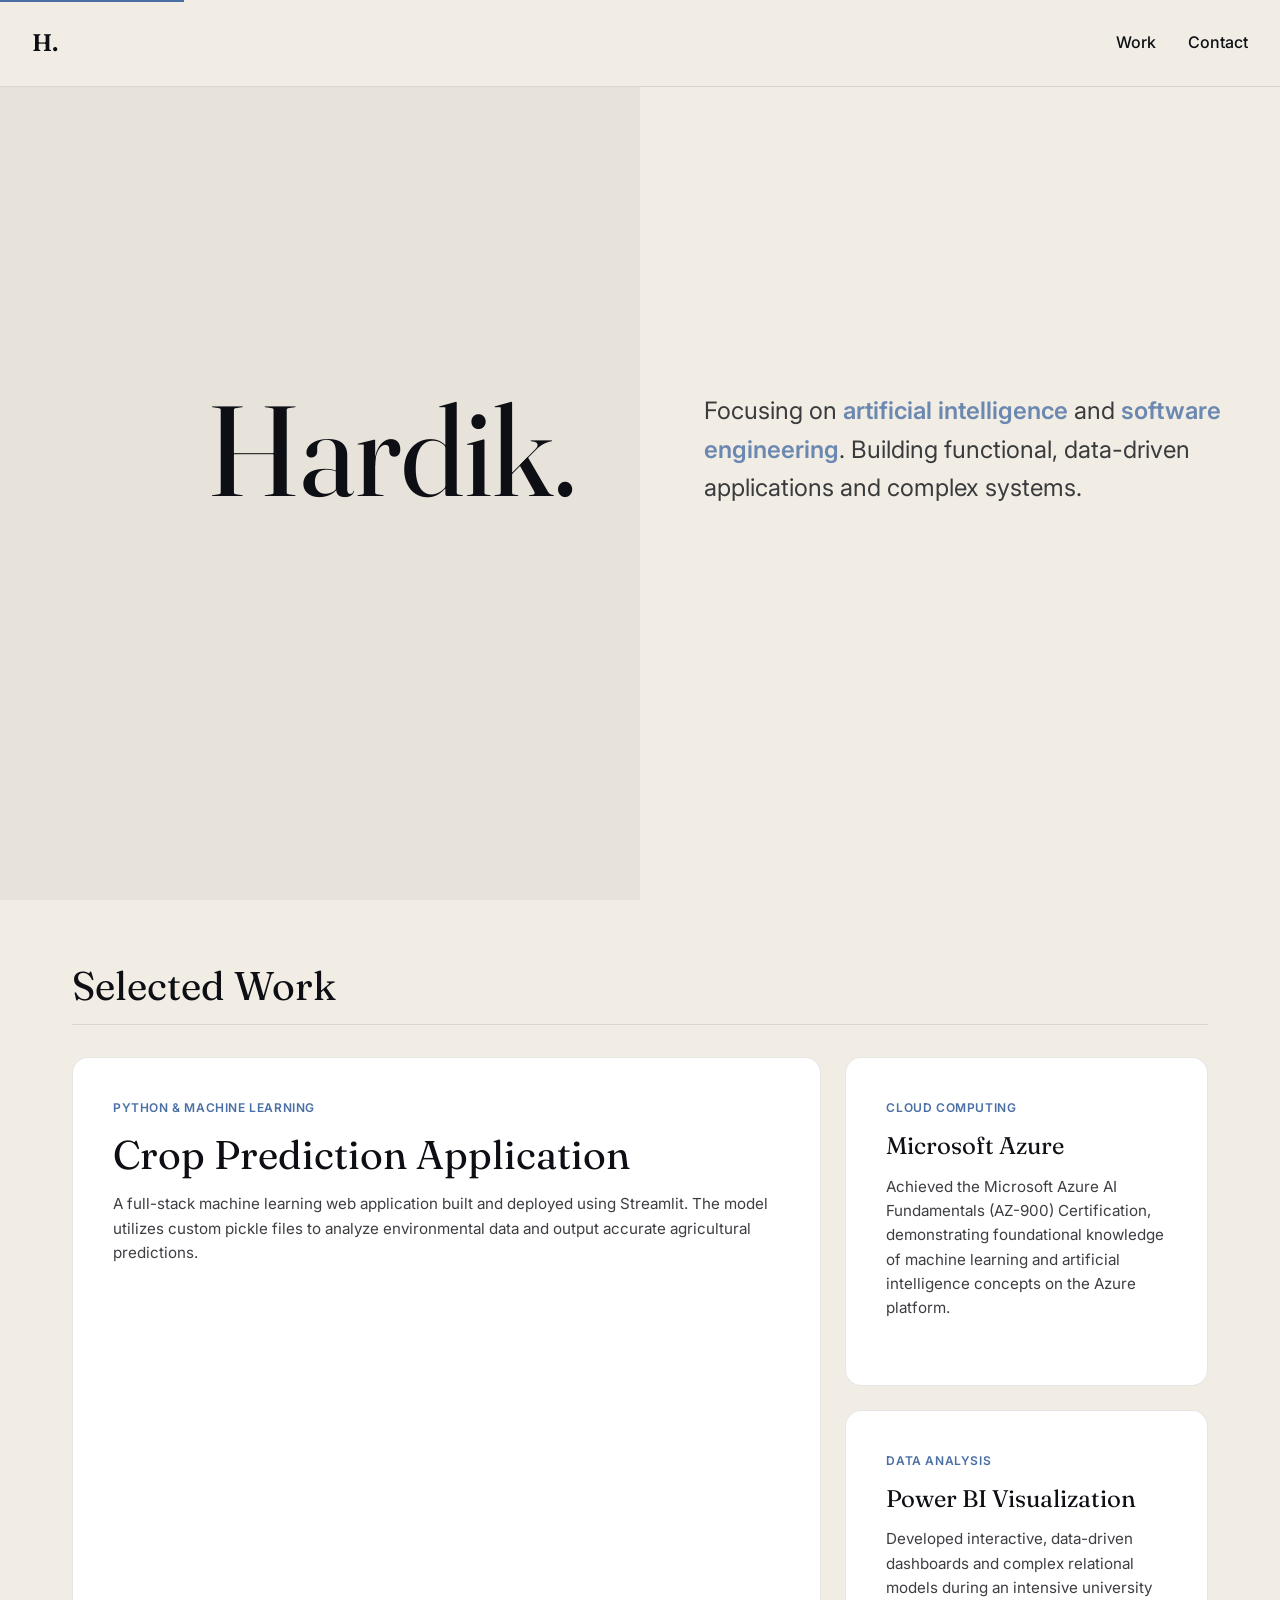
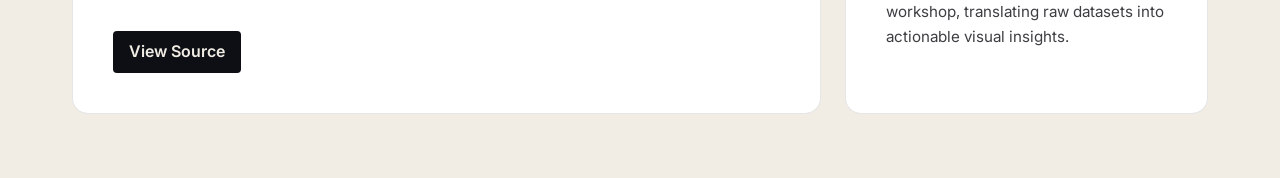
<file: index.html>
<!DOCTYPE html>
<html lang="en">
<head>
  <meta charset="UTF-8">
  <meta name="viewport" content="width=device-width, initial-scale=1.0">
  
  <title>Hardik | AI & Software Engineering</title>
  <meta name="description" content="Personal portfolio showcasing technical projects, software development, and AI certifications.">
  
  <link rel="preconnect" href="https://fonts.googleapis.com">
  <link rel="preconnect" href="https://fonts.gstatic.com" crossorigin>
  <link href="https://fonts.googleapis.com/css2?family=Fraunces:opsz,wght@9..144,300;400;600&family=Inter:wght@400;500;600&display=swap" rel="stylesheet">
  
  <link rel="stylesheet" href="styles.css">
</head>
<body>

  <a href="#main-content" class="skip-link">Skip to main content</a>

  <header class="site-header" role="banner">
    <div class="logo" aria-label="Home">
      <a href="index.html">H.</a>
    </div>
    <nav aria-label="Main Navigation">
      <ul class="nav-links">
        <li><a href="index.html" aria-current="page">Work</a></li>
        <li><a href="contact.html">Contact</a></li>
      </ul>
    </nav>
  </header>

  <main id="main-content" role="main">
    
    <section class="hero" aria-label="Introduction">
      <div class="hero-left" aria-hidden="true">
        <h1 class="name-treatment">Hardik.</h1>
      </div>
      <div class="hero-right">
        <h1 class="visually-hidden">Hardik - AI and Computer Science Engineer</h1>
        <p class="intro-text">
          Focusing on <strong>artificial intelligence</strong> and <strong>software engineering</strong>. Building functional, data-driven applications and complex systems.
        </p>
      </div>
    </section>

    <section class="projects-section" aria-label="Selected Projects">
      <h2 class="section-title">Selected Work</h2>
      
      <div class="bento-grid">
        
        <article class="bento-card feature-card">
          <div class="card-content">
            <span class="tech-tag">Python & Machine Learning</span>
            <h3>Crop Prediction Application</h3>
            <p>A full-stack machine learning web application built and deployed using Streamlit. The model utilizes custom pickle files to analyze environmental data and output accurate agricultural predictions.</p>
          </div>
          <a href="https://github.com/hardikbehl9-lgtm" class="bento-link">View Source</a>
        </article>

        <article class="bento-card">
          <div class="card-content">
            <span class="tech-tag">Cloud Computing</span>
            <h3>Microsoft Azure</h3>
            <p>Achieved the Microsoft Azure AI Fundamentals (AZ-900) Certification, demonstrating foundational knowledge of machine learning and artificial intelligence concepts on the Azure platform.</p>
          </div>
        </article>

        <article class="bento-card">
          <div class="card-content">
            <span class="tech-tag">Data Analysis</span>
            <h3>Power BI Visualization</h3>
            <p>Developed interactive, data-driven dashboards and complex relational models during an intensive university workshop, translating raw datasets into actionable visual insights.</p>
          </div>
        </article>

      </div>
    </section>

  </main>

</body>
</html>
</file>
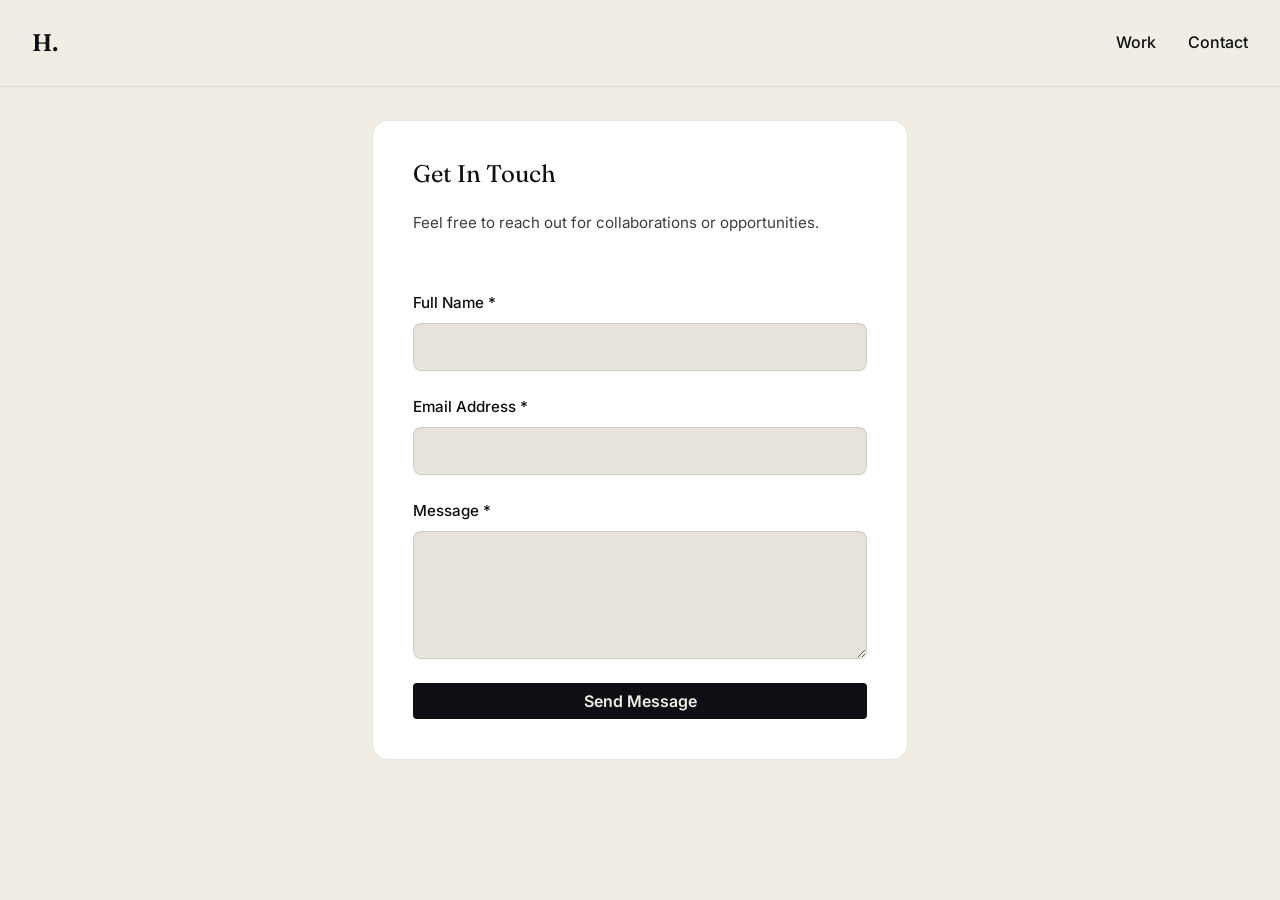
<file: contact.html>
<!DOCTYPE html>
<html lang="en">
<head>
  <meta charset="UTF-8">
  <meta name="viewport" content="width=device-width, initial-scale=1.0">
  <title>Contact | Hardik</title>
  <link href="https://fonts.googleapis.com/css2?family=Fraunces:opsz,wght@9..144,300;400;600&family=Inter:wght@400;500;600&display=swap" rel="stylesheet">
  <link rel="stylesheet" href="styles.css">
</head>
<body>

  <header class="site-header" role="banner">
    <div class="logo"><a href="index.html">H.</a></div>
    <nav aria-label="Main Navigation">
      <ul class="nav-links">
        <li><a href="index.html">Work</a></li>
        <li><a href="contact.html" aria-current="page">Contact</a></li>
      </ul>
    </nav>
  </header>

  <main id="main-content" style="padding-top: 120px; max-width: 600px; margin: 0 auto; padding-left: 2rem; padding-right: 2rem;">
    <section class="bento-card" aria-label="Contact Form">
      <h2 style="margin-bottom: 0.5rem;">Get In Touch</h2>
      <p style="opacity: 0.8; margin-bottom: 2rem;">Feel free to reach out for collaborations or opportunities.</p>
      
      <form class="contact-form">
        <div class="form-group">
          <label for="name">Full Name *</label>
          <input type="text" id="name" name="name" required>
        </div>
        
        <div class="form-group">
          <label for="email">Email Address *</label>
          <input type="email" id="email" name="email" required>
        </div>
        
        <div class="form-group">
          <label for="message">Message *</label>
          <textarea id="message" name="message" rows="5" required></textarea>
        </div>
        
        <button type="submit" class="bento-link" style="border: none; cursor: pointer; font-family: inherit; font-size: 1rem; width: 100%;">Send Message</button>
      </form>
    </section>
  </main>

</body>
</html>
</file>
<file: styles.css>
:root {
  /* Default Light Mode */
  --bg-color: #F2EDE4; 
  --text-color: #0D0F14; 
  --accent-color: #4A6FA5; 
  --secondary-bg: #E8E3DA;
  --card-bg: #FFFFFF;
  --border-color: rgba(13, 15, 20, 0.1);
  
  --font-display: 'Fraunces', serif;
  --font-body: 'Inter', sans-serif;
}

@media (prefers-color-scheme: dark) {
  :root {
    /* Dynamic Dark Mode */
    --bg-color: #0D0F14; 
    --text-color: #F2EDE4; 
    --accent-color: #C9A84C; 
    --secondary-bg: #1A1D24;
    --card-bg: #14171E;
    --border-color: rgba(242, 237, 228, 0.1);
  }
}

/* ==========================================================================
   Base Setup & Accessibility
   ========================================================================== */
*, *::before, *::after {
  box-sizing: border-box;
}

html {
  scroll-behavior: smooth;
}

body {
  margin: 0;
  padding: 0;
  background-color: var(--bg-color);
  color: var(--text-color);
  font-family: var(--font-body);
  line-height: 1.6;
  -webkit-font-smoothing: antialiased;
  transition: background-color 0.3s ease, color 0.3s ease;
}

h1, h2, h3 {
  font-family: var(--font-display);
  font-weight: 400;
  margin: 0 0 1rem 0;
  line-height: 1.1;
}

a {
  color: inherit;
  text-decoration: none;
  transition: color 0.2s ease;
}

a:hover {
  color: var(--accent-color);
}

.visually-hidden {
  position: absolute; width: 1px; height: 1px; padding: 0; margin: -1px; overflow: hidden; clip: rect(0, 0, 0, 0); border: 0;
}

.skip-link {
  position: absolute; top: -40px; left: 0; background: var(--accent-color); color: var(--bg-color); padding: 8px 16px; z-index: 100; transition: top 0.2s ease;
}
.skip-link:focus { top: 0; }
:focus-visible { outline: 3px solid var(--accent-color); outline-offset: 4px; }

/* ==========================================================================
   Layout & Navigation
   ========================================================================== */
.site-header {
  position: fixed;
  top: 0;
  width: 100%;
  padding: 1.5rem 2rem;
  display: flex;
  justify-content: space-between;
  align-items: center;
  z-index: 50;
  background: var(--bg-color);
  border-bottom: 1px solid var(--border-color);
}

.logo { font-family: var(--font-display); font-size: 1.5rem; font-weight: 600; }

.nav-links {
  list-style: none; margin: 0; padding: 0; display: flex; gap: 2rem; font-weight: 500;
}

/* ==========================================================================
   Mobile-First Hero Section
   ========================================================================== */
.hero {
  display: flex;
  flex-direction: column; /* Stacks vertically on mobile */
  min-height: 100vh;
  padding-top: 80px;
}

.hero-left {
  background-color: var(--secondary-bg);
  display: flex;
  align-items: center;
  justify-content: center;
  padding: 4rem 2rem;
}

.name-treatment {
  font-size: clamp(3rem, 10vw, 8rem);
  margin: 0;
  color: var(--text-color);
}

.hero-right {
  display: flex;
  flex-direction: column;
  justify-content: center;
  padding: 4rem 2rem;
}

.intro-text {
  font-size: clamp(1.2rem, 3vw, 1.5rem);
  max-width: 600px;
  color: var(--text-color);
  opacity: 0.8;
}

.intro-text strong {
  color: var(--accent-color);
  font-weight: 600;
}

/* ==========================================================================
   Advanced CSS Grid & Flexbox (Bento Box Layout)
   ========================================================================== */
.projects-section {
  padding: 4rem 2rem;
  max-width: 1200px;
  margin: 0 auto;
}

.section-title {
  font-size: 2.5rem;
  margin-bottom: 2rem;
  border-bottom: 1px solid var(--border-color);
  padding-bottom: 1rem;
}

/* Mobile Grid (1 Column by default) */
.bento-grid {
  display: grid;
  grid-template-columns: 1fr;
  gap: 1.5rem;
}

/* Flexbox Component Alignment */
.bento-card {
  background-color: var(--card-bg);
  padding: 2.5rem;
  border-radius: 16px;
  border: 1px solid var(--border-color);
  display: flex;
  flex-direction: column;
  justify-content: space-between;
  align-items: flex-start;
  transition: transform 0.2s ease, border-color 0.2s ease;
}

.bento-card:hover {
  transform: translateY(-4px);
  border-color: var(--accent-color);
}

.tech-tag {
  font-size: 0.75rem;
  text-transform: uppercase;
  letter-spacing: 0.05em;
  color: var(--accent-color);
  font-weight: 600;
  margin-bottom: 1rem;
  display: block;
}

.bento-card h3 {
  font-size: 1.5rem;
  margin-bottom: 0.5rem;
}

.bento-card p {
  font-size: 0.95rem;
  opacity: 0.8;
  margin-bottom: 1.5rem;
}

.bento-link {
  font-weight: 600;
  color: var(--bg-color);
  background-color: var(--text-color);
  padding: 0.5rem 1rem;
  border-radius: 4px;
  margin-top: auto; /* Flexbox trick to push button to the bottom */
}

.bento-link:hover {
  background-color: var(--accent-color);
  color: var(--bg-color);
}

/* ==========================================================================
    Responsive Architecture (Tablet & Desktop Overrides)
   ========================================================================== */
@media (min-width: 768px) {
  
  /* Convert Hero back to 2-column split screen on larger screens */
  .hero {
    flex-direction: row;
    padding-top: 0;
  }
  
  .hero-left, .hero-right {
    flex: 1; /* Takes up 50% width each */
  }

  .hero-left {
    justify-content: flex-end;
    padding-right: 4rem;
  }

  .hero-right {
    padding-left: 4rem;
  }

  /* Convert Projects to Complex 3-Column Grid */
  .bento-grid {
    grid-template-columns: repeat(3, 1fr);
    grid-auto-rows: minmax(280px, auto);
  }

  .feature-card {
    grid-column: span 2;
    grid-row: span 2;
  }
  
  .feature-card h3 {
    font-size: 2.5rem;
  }
}


/* ==========================================================================
   Contact Form Styling 
   ========================================================================== */
.contact-form {
  display: flex;
  flex-direction: column;
  gap: 1.5rem;
  width: 100%; /* Ensures form takes full width of the card */
  margin-top: 1.5rem;
}

.form-group {
  display: flex;
  flex-direction: column;
  gap: 0.5rem;
  width: 100%;
}

.contact-form label {
  font-weight: 500;
  font-size: 0.95rem;
  color: var(--text-color);
}

/* Beautifully styled input fields */
.contact-form input,
.contact-form textarea {
  width: 100%;
  padding: 0.8rem 1rem;
  border-radius: 8px;
  /* Soft border that adapts to light/dark themes */
  border: 1px solid var(--border-color); 
  /* Uses a very subtle, slightly contrasted tint instead of harsh white */
  background-color: var(--secondary-bg); 
  color: var(--text-color);
  font-family: var(--font-body);
  font-size: 1rem;
  transition: border-color 0.2s ease, box-shadow 0.2s ease;
}

/* Clean, interactive focus states when a user clicks into a box */
.contact-form input:focus,
.contact-form textarea:focus {
  outline: none;
  border-color: var(--accent-color);
  box-shadow: 0 0 0 3px rgba(74, 111, 165, 0.15);
}
</file>
